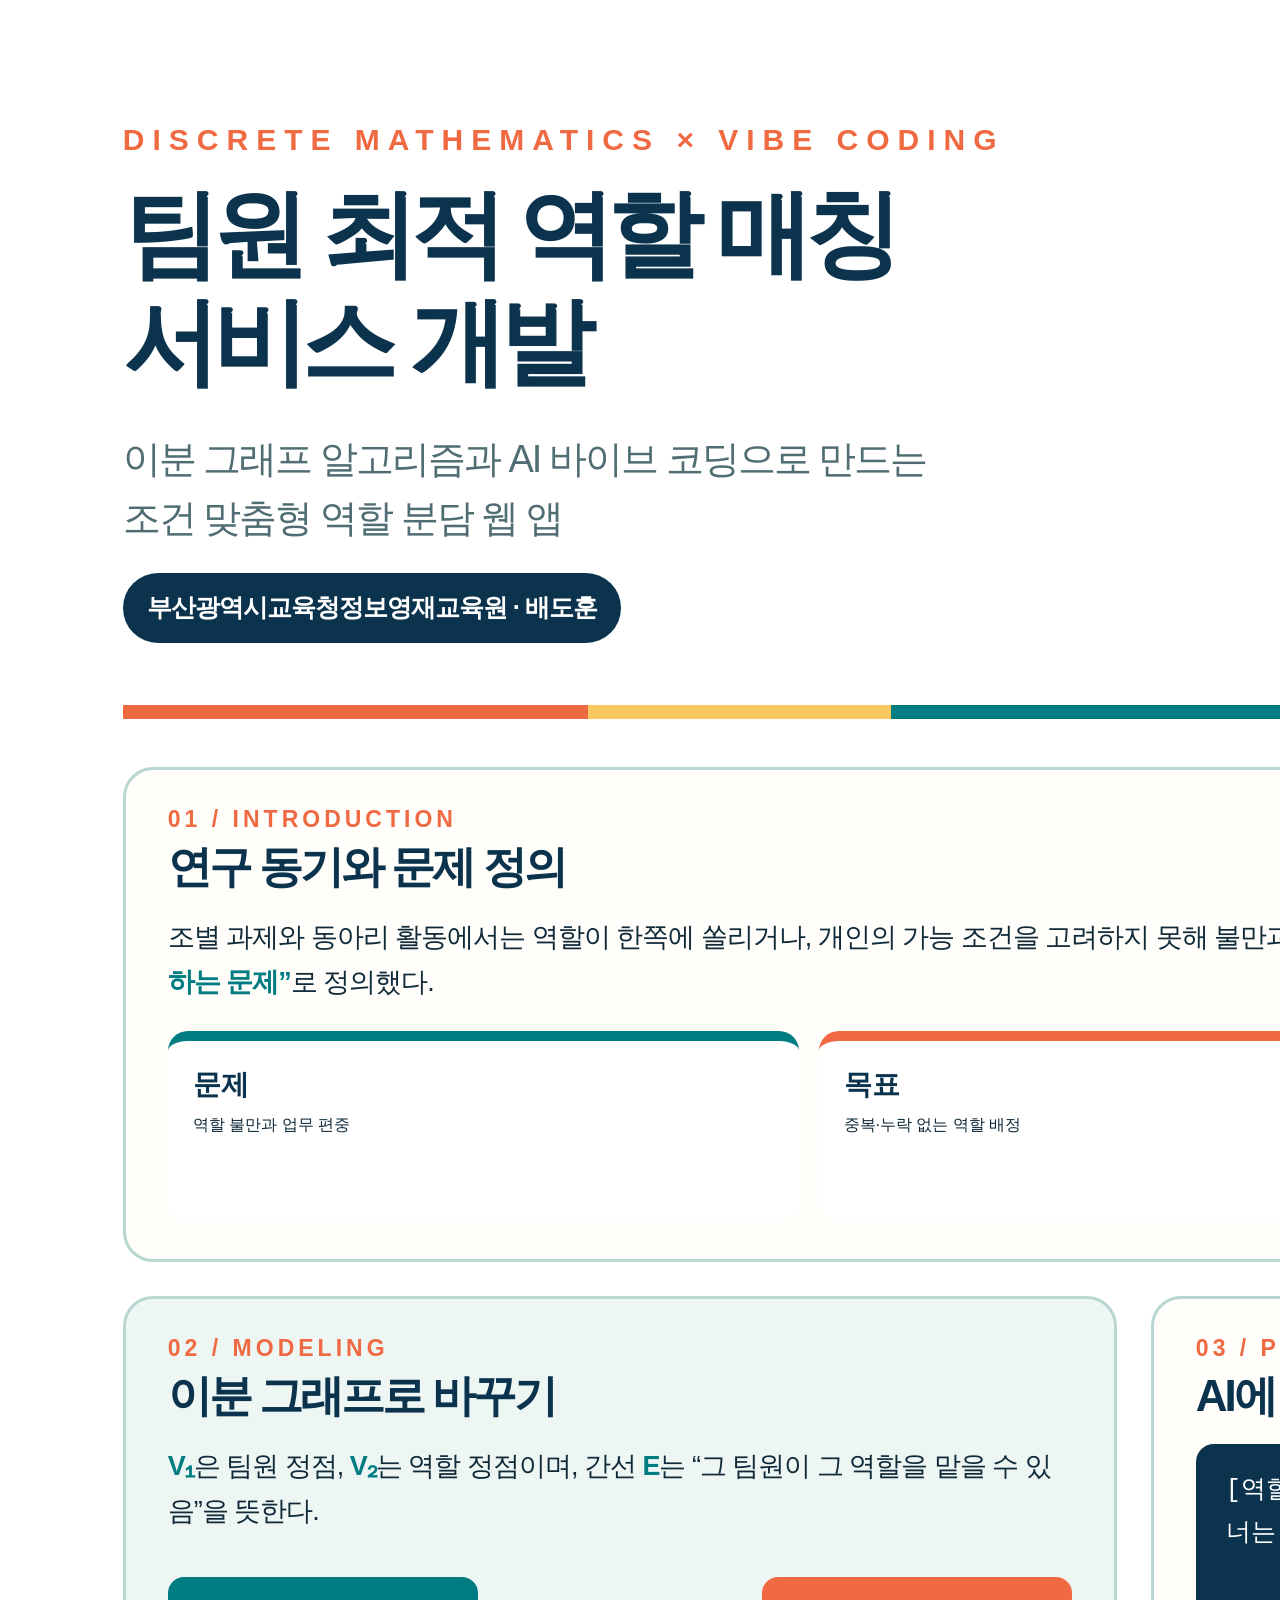
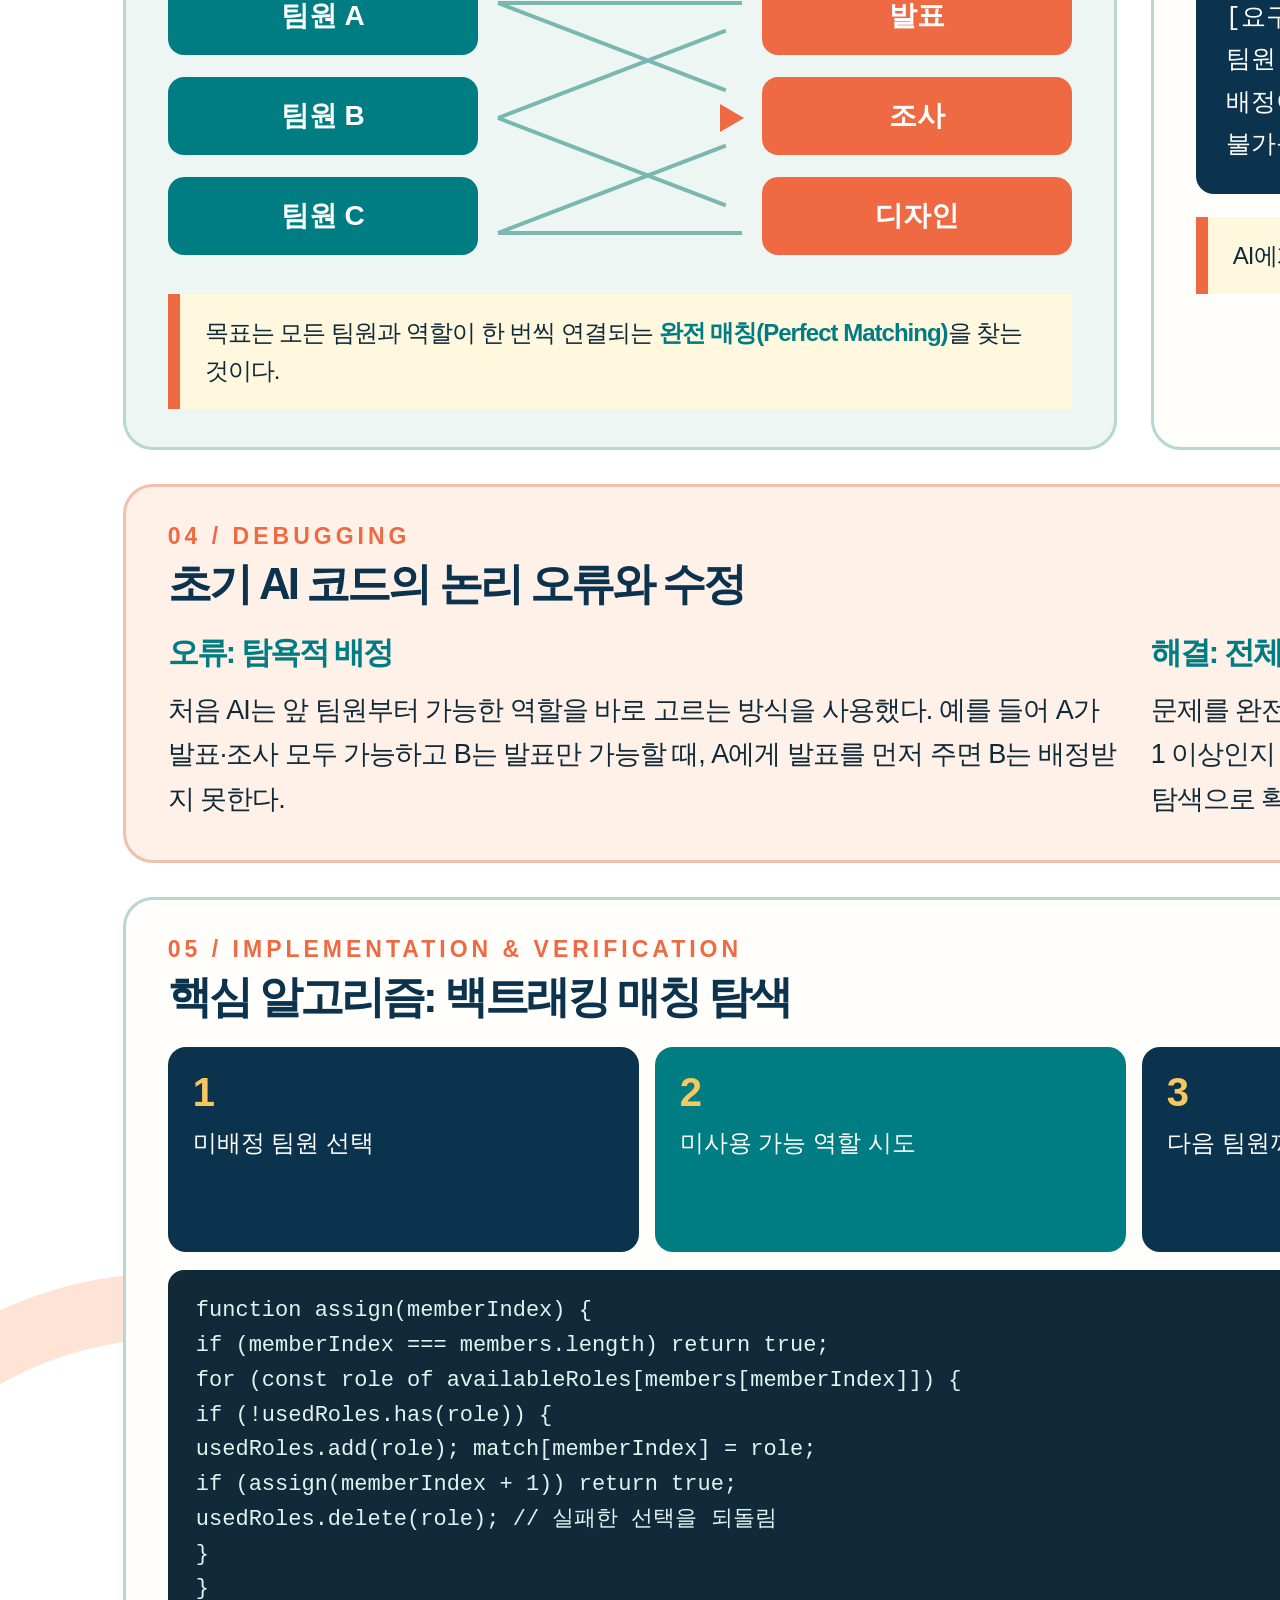
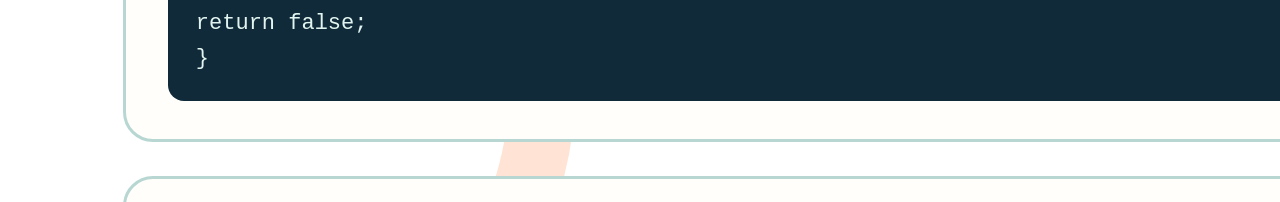
<file: 연구포스터-배도훈.html>
<!doctype html>
<html lang="ko">
<head>
  <meta charset="utf-8">
  <meta name="viewport" content="width=device-width, initial-scale=1">
  <title>팀원 최적 역할 매칭 서비스 개발 | 연구 포스터</title>
  <style>
    :root { --ink:#102a3a; --navy:#0b334d; --teal:#007c83; --mint:#dff1ed; --orange:#ef6a42; --yellow:#f6c85f; --paper:#fbfaf4; --soft:#eef6f4; --warm:#fff0e8; --line:#b8d7d2; --muted:#4f6d73; }
    * { box-sizing:border-box; } html,body { width:600mm; height:900mm; margin:0; padding:0; background:#fff; } body { color:var(--ink); font-family:"Malgun Gothic","Noto Sans KR",sans-serif; }
    .poster { position:relative; width:600mm; height:900mm; overflow:hidden; padding:33mm 32.5mm 29.5mm; background:#fff; }
    .poster:before { content:""; position:absolute; top:-52.5mm; right:-66.25mm; width:212.5mm; height:212.5mm; border:19.5mm solid #d1ebe5; border-radius:50%; }
    .poster:after { content:""; position:absolute; bottom:-75mm; left:-62.5mm; width:180mm; height:180mm; border:17.5mm solid #ffe3d4; border-radius:50%; }
    header,main,footer { position:relative; z-index:1; } .kicker { margin:0 0 25px; color:var(--orange); font:800 30px/1 Arial,sans-serif; letter-spacing:8px; }
    h1 { max-width:1650px; margin:0; color:var(--navy); font-size:96px; line-height:1.13; letter-spacing:-7px; } .lead { max-width:1500px; margin:33px 0 26px; color:var(--muted); font-size:38px; line-height:1.55; letter-spacing:-2px; }
    .meta { display:inline-block; margin:0; padding:14px 24px; border-radius:60px; background:var(--navy); color:#fff; font-size:25px; font-weight:700; } .rule { height:14px; margin:62px 0 48px; background:linear-gradient(90deg,var(--orange) 0 23%,var(--yellow) 23% 38%,var(--teal) 38% 100%); }
    .grid { display:grid; grid-template-columns:1fr 1fr; gap:34px; } .full { grid-column:1/-1; } .panel { padding:38px 42px; border:3px solid var(--line); border-radius:30px; background:#fffefa; } .soft { background:var(--soft); } .warm { background:var(--warm); border-color:#f0c0ac; }
    .section-no { margin:0 0 10px; color:var(--orange); font:800 23px/1 Arial,sans-serif; letter-spacing:4px; } h2 { margin:0 0 22px; color:var(--navy); font-size:44px; line-height:1.2; letter-spacing:-3px; } h3 { margin:0 0 15px; color:var(--teal); font-size:31px; line-height:1.3; letter-spacing:-2px; }
    p,li { font-size:27px; line-height:1.65; letter-spacing:-1px; } p { margin:0; } ul,ol { margin:16px 0 0; padding-left:36px; } li+li { margin-top:9px; } strong { color:var(--teal); } .warm strong { color:#c54e2f; }
    .mini-grid { display:grid; grid-template-columns:repeat(3,1fr); gap:20px; margin-top:26px; } .mini { min-height:190px; padding:25px; border-radius:20px; background:#fff; border-top:10px solid var(--teal); } .mini:nth-child(2) { border-color:var(--orange); } .mini:nth-child(3) { border-color:var(--yellow); } .mini b { display:block; margin-bottom:11px; color:var(--navy); font-size:28px; }
    .graph { display:grid; grid-template-columns:310px 1fr 310px; align-items:center; gap:20px; margin:28px 0 8px; } .nodes { display:grid; gap:22px; } .node { padding:20px; border-radius:16px; text-align:center; color:white; background:var(--teal); font-size:28px; font-weight:800; } .right .node { background:var(--orange); } .edges { position:relative; height:310px; } .edges i { position:absolute; left:0; width:100%; height:4px; background:#78b8b1; transform-origin:left center; } .edges i:nth-child(1){top:40px;transform:rotate(21deg)} .edges i:nth-child(2){top:40px;transform:rotate(0)} .edges i:nth-child(3){top:155px;transform:rotate(-21deg)} .edges i:nth-child(4){top:155px;transform:rotate(21deg)} .edges i:nth-child(5){top:270px;transform:rotate(-21deg)} .edges i:nth-child(6){top:270px;transform:rotate(0)} .edges:after { content:""; position:absolute; top:143px; right:-2px; width:0; height:0; border-top:14px solid transparent; border-bottom:14px solid transparent; border-left:24px solid var(--orange); }
    .prompt { padding:26px 30px; border-radius:18px; background:var(--navy); color:#fff; font-family:Consolas,"Malgun Gothic",monospace; font-size:25px; line-height:1.7; white-space:pre-line; } .algorithm { display:grid; grid-template-columns:repeat(4,1fr); gap:16px; margin-top:24px; } .step { position:relative; min-height:205px; padding:25px; border-radius:18px; background:var(--navy); color:white; } .step:nth-child(even) { background:var(--teal); } .step b { display:block; margin-bottom:14px; color:var(--yellow); font:800 40px/1 Arial,sans-serif; } .step span { font-size:24px; line-height:1.45; }
    .app { display:grid; grid-template-columns:1fr 70px 1fr 70px 1fr; align-items:stretch; gap:14px; margin-top:24px; } .app-card { padding:27px 21px; border-radius:18px; background:var(--navy); color:white; text-align:center; font-size:26px; font-weight:800; line-height:1.5; } .app-card:nth-of-type(3) { background:var(--teal); } .app-card:nth-of-type(5) { background:var(--orange); } .arrow { align-self:center; color:var(--orange); font:800 60px/1 Arial,sans-serif; text-align:center; }
    .code { margin-top:18px; padding:24px 28px; border-radius:16px; background:#102a3a; color:#e1f4ef; font:22px/1.58 Consolas,"Malgun Gothic",monospace; white-space:pre-line; } .callout { margin-top:23px; padding:20px 25px; border-left:12px solid var(--orange); background:#fff8df; color:var(--ink); font-size:24px; line-height:1.55; }
    .result { display:grid; grid-template-columns:1.1fr .9fr; gap:28px; } .check { padding:15px 0; border-bottom:2px solid var(--line); font-size:26px; } .check:before { content:"✓"; display:inline-block; width:42px; color:var(--orange); font-weight:900; } .placeholder { display:grid; place-items:center; min-height:230px; padding:20px; border:3px dashed #86a9a5; border-radius:20px; color:var(--muted); text-align:center; font-size:24px; line-height:1.55; }
    .future { display:grid; grid-template-columns:1fr 1fr; gap:20px; } .future div { padding:24px; border-radius:18px; background:var(--mint); font-size:26px; line-height:1.55; } .future div:last-child { background:#fff0ca; } footer { margin-top:45px; padding-top:28px; border-top:3px solid var(--line); color:var(--muted); font-size:22px; } @page { size:600mm 900mm; margin:0; } @media print { html,body { width:600mm; height:900mm; margin:0; padding:0; background:#fff; } .poster { width:600mm; height:900mm; margin:0; } }
  </style>
</head>
<body>
  <article class="poster">
    <header>
      <p class="kicker">DISCRETE MATHEMATICS × VIBE CODING</p>
      <h1>팀원 최적 역할 매칭<br>서비스 개발</h1>
      <p class="lead">이분 그래프 알고리즘과 AI 바이브 코딩으로 만드는<br>조건 맞춤형 역할 분담 웹 앱</p>
      <p class="meta">부산광역시교육청정보영재교육원 · 배도훈</p>
      <div class="rule"></div>
    </header>

    <main class="grid">
      <section class="panel full">
        <p class="section-no">01 / INTRODUCTION</p><h2>연구 동기와 문제 정의</h2>
        <p>조별 과제와 동아리 활동에서는 역할이 한쪽에 쏠리거나, 개인의 가능 조건을 고려하지 못해 불만과 재논의가 발생한다. 이 문제를 <strong>“팀원과 역할을 조건에 맞게 1:1로 연결하는 문제”</strong>로 정의했다.</p>
        <div class="mini-grid"><div class="mini"><b>문제</b>역할 불만과 업무 편중</div><div class="mini"><b>목표</b>중복·누락 없는 역할 배정</div><div class="mini"><b>의의</b>공정하고 빠른 팀 의사결정</div></div>
      </section>

      <section class="panel soft"><p class="section-no">02 / MODELING</p><h2>이분 그래프로 바꾸기</h2><p><strong>V₁</strong>은 팀원 정점, <strong>V₂</strong>는 역할 정점이며, 간선 <strong>E</strong>는 “그 팀원이 그 역할을 맡을 수 있음”을 뜻한다.</p>
        <div class="graph"><div class="nodes"><div class="node">팀원 A</div><div class="node">팀원 B</div><div class="node">팀원 C</div></div><div class="edges"><i></i><i></i><i></i><i></i><i></i><i></i></div><div class="nodes right"><div class="node">발표</div><div class="node">조사</div><div class="node">디자인</div></div></div>
        <p class="callout">목표는 모든 팀원과 역할이 한 번씩 연결되는 <strong>완전 매칭(Perfect Matching)</strong>을 찾는 것이다.</p>
      </section>

      <section class="panel"><p class="section-no">03 / PROMPT DESIGN</p><h2>AI에 전달한 핵심 프롬프트</h2><div class="prompt">[역할]
너는 이분 그래프 매칭 알고리즘을 구현하는 개발자다.

[요구]
팀원·역할·가능 여부를 입력받아 중복 없는 1:1 배정을 찾아라.
배정이 막히면 이전 선택을 되돌려 다른 조합을 탐색하라.
불가능하면 “완전 매칭 없음”을 반환하라.</div><p class="callout">AI에게 결과만 요구하지 않고, <strong>문제 구조와 실패 처리 조건</strong>까지 명시했다.</p></section>

      <section class="panel warm full"><p class="section-no">04 / DEBUGGING</p><h2>초기 AI 코드의 논리 오류와 수정</h2><div class="grid"><div><h3>오류: 탐욕적 배정</h3><p>처음 AI는 앞 팀원부터 가능한 역할을 바로 고르는 방식을 사용했다. 예를 들어 A가 발표·조사 모두 가능하고 B는 발표만 가능할 때, A에게 발표를 먼저 주면 B는 배정받지 못한다.</p></div><div><h3>해결: 전체 탐색</h3><p>문제를 완전 매칭 탐색으로 재정의하고, 백트래킹을 적용했다. 역할 정점의 차수가 1 이상인지 확인하는 것은 고립 역할을 찾는 <strong>필요조건</strong>이며, 완전 매칭 존재 여부는 탐색으로 확인한다.</p></div></div></section>

      <section class="panel full"><p class="section-no">05 / IMPLEMENTATION &amp; VERIFICATION</p><h2>핵심 알고리즘: 백트래킹 매칭 탐색</h2><div class="algorithm"><div class="step"><b>1</b><span>미배정 팀원 선택</span></div><div class="step"><b>2</b><span>미사용 가능 역할 시도</span></div><div class="step"><b>3</b><span>다음 팀원까지 재귀 탐색</span></div><div class="step"><b>4</b><span>막히면 이전 선택을 되돌려 재시도</span></div></div><div class="code">function assign(memberIndex) {
  if (memberIndex === members.length) return true;
  for (const role of availableRoles[members[memberIndex]]) {
    if (!usedRoles.has(role)) {
      usedRoles.add(role); match[memberIndex] = role;
      if (assign(memberIndex + 1)) return true;
      usedRoles.delete(role); // 실패한 선택을 되돌림
    }
  }
  return false;
}</div></section>

      <section class="panel full"><p class="section-no">06 / VIBE CODING APP</p><h2>웹 앱 구조와 검증 기준</h2><div class="app"><div class="app-card">INPUT<br><small>팀원 · 역할 · 가능 간선 입력</small></div><div class="arrow">→</div><div class="app-card">PROCESS<br><small>그래프 생성 · 백트래킹 탐색</small></div><div class="arrow">→</div><div class="app-card">OUTPUT<br><small>1:1 역할 배정 시각화</small></div></div><div class="result" style="margin-top:28px"><div><div class="check">팀원 수와 역할 수가 같은지 확인</div><div class="check">각 필수 역할에 연결 가능한 팀원이 있는지 확인</div><div class="check">모든 팀원이 서로 다른 역할을 받았는지 확인</div></div><div class="placeholder">앱 화면 캡처 영역<br><small>현재 제공된 자료에는 배포 URL·실사용자 피드백·앱 캡처가 없어 임의로 만들지 않았습니다.</small></div></div></section>

      <section class="panel full"><p class="section-no">07 / CONCLUSION</p><h2>연구 성과와 향후 발전 방향</h2><p>AI 바이브 코딩은 구현 속도를 높였고, 이산수학의 그래프 모델과 백트래킹은 배정 결과를 검증하는 기준이 되었다. 이를 통해 역할 분담의 불만과 의사결정 시간을 줄일 수 있는 기반을 마련했다.</p><div class="future" style="margin-top:24px"><div><strong>선호도 가중치</strong><br>가능/불가능을 넘어 1~3순위 선호도를 반영하는 가중치 매칭으로 확장</div><div><strong>다대다 매칭</strong><br>1인 다역·1역 다인을 위해 역할별 용량을 고려하는 모델로 확장</div></div></section>
    </main>
    <footer>연구 포스터 · 팀원 최적 역할 매칭 서비스 개발 · 배도훈<br>규격: 2:3 세로형 · 실제 인쇄 크기 600 × 900 mm · 바깥 여백 없음</footer>
  </article>
</body>
</html>
</file>
